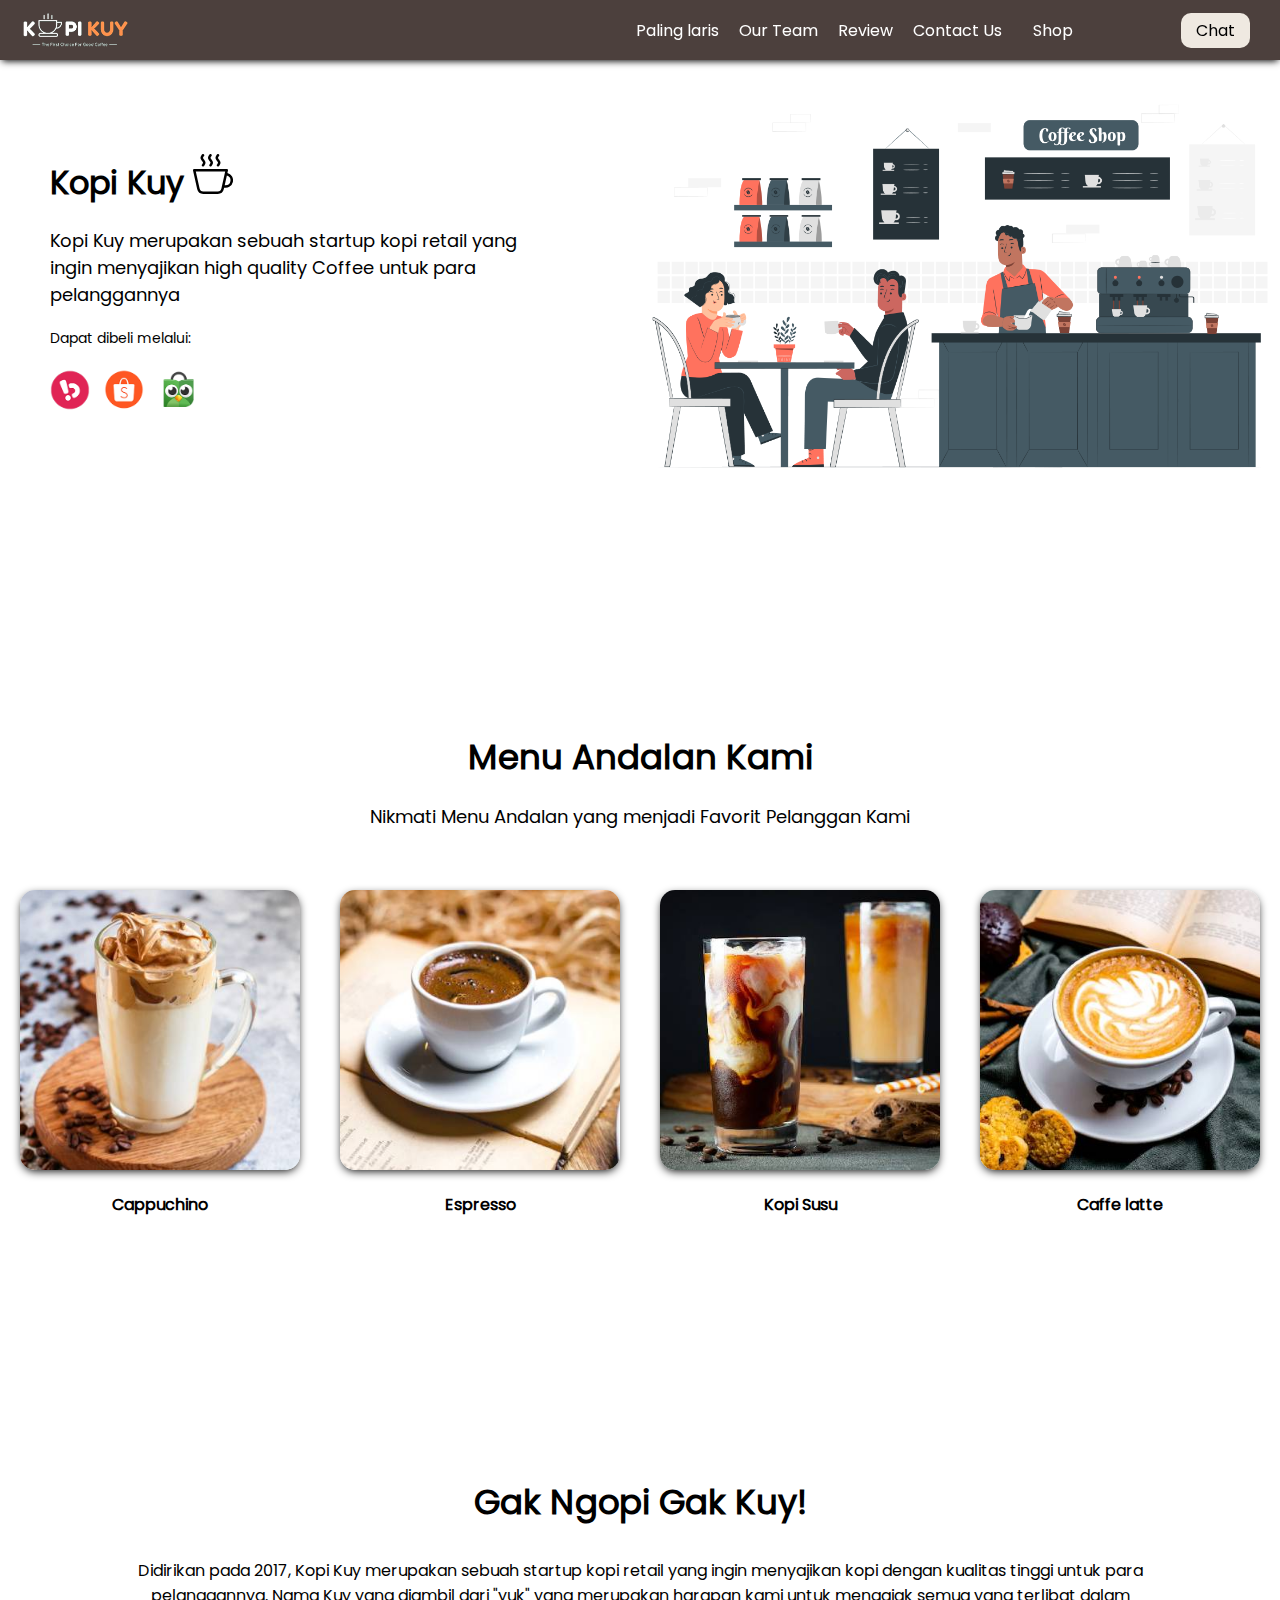
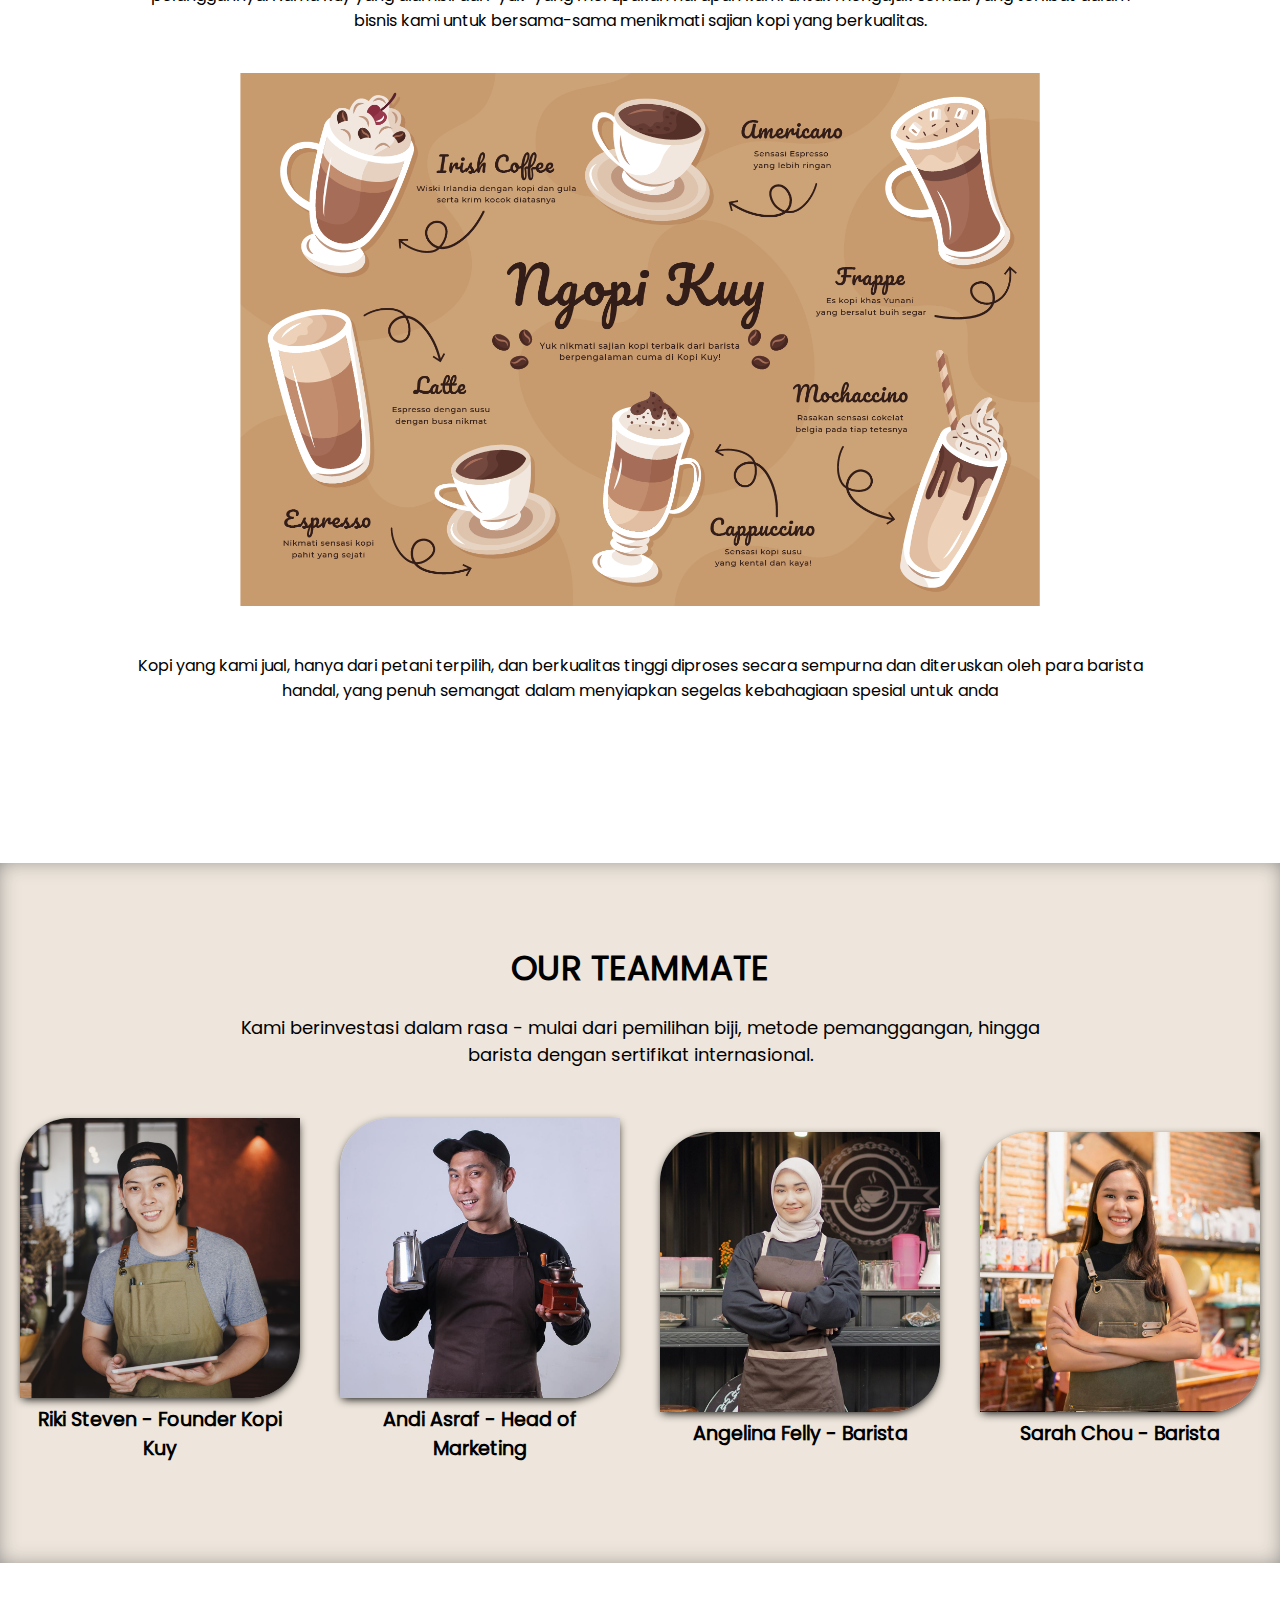
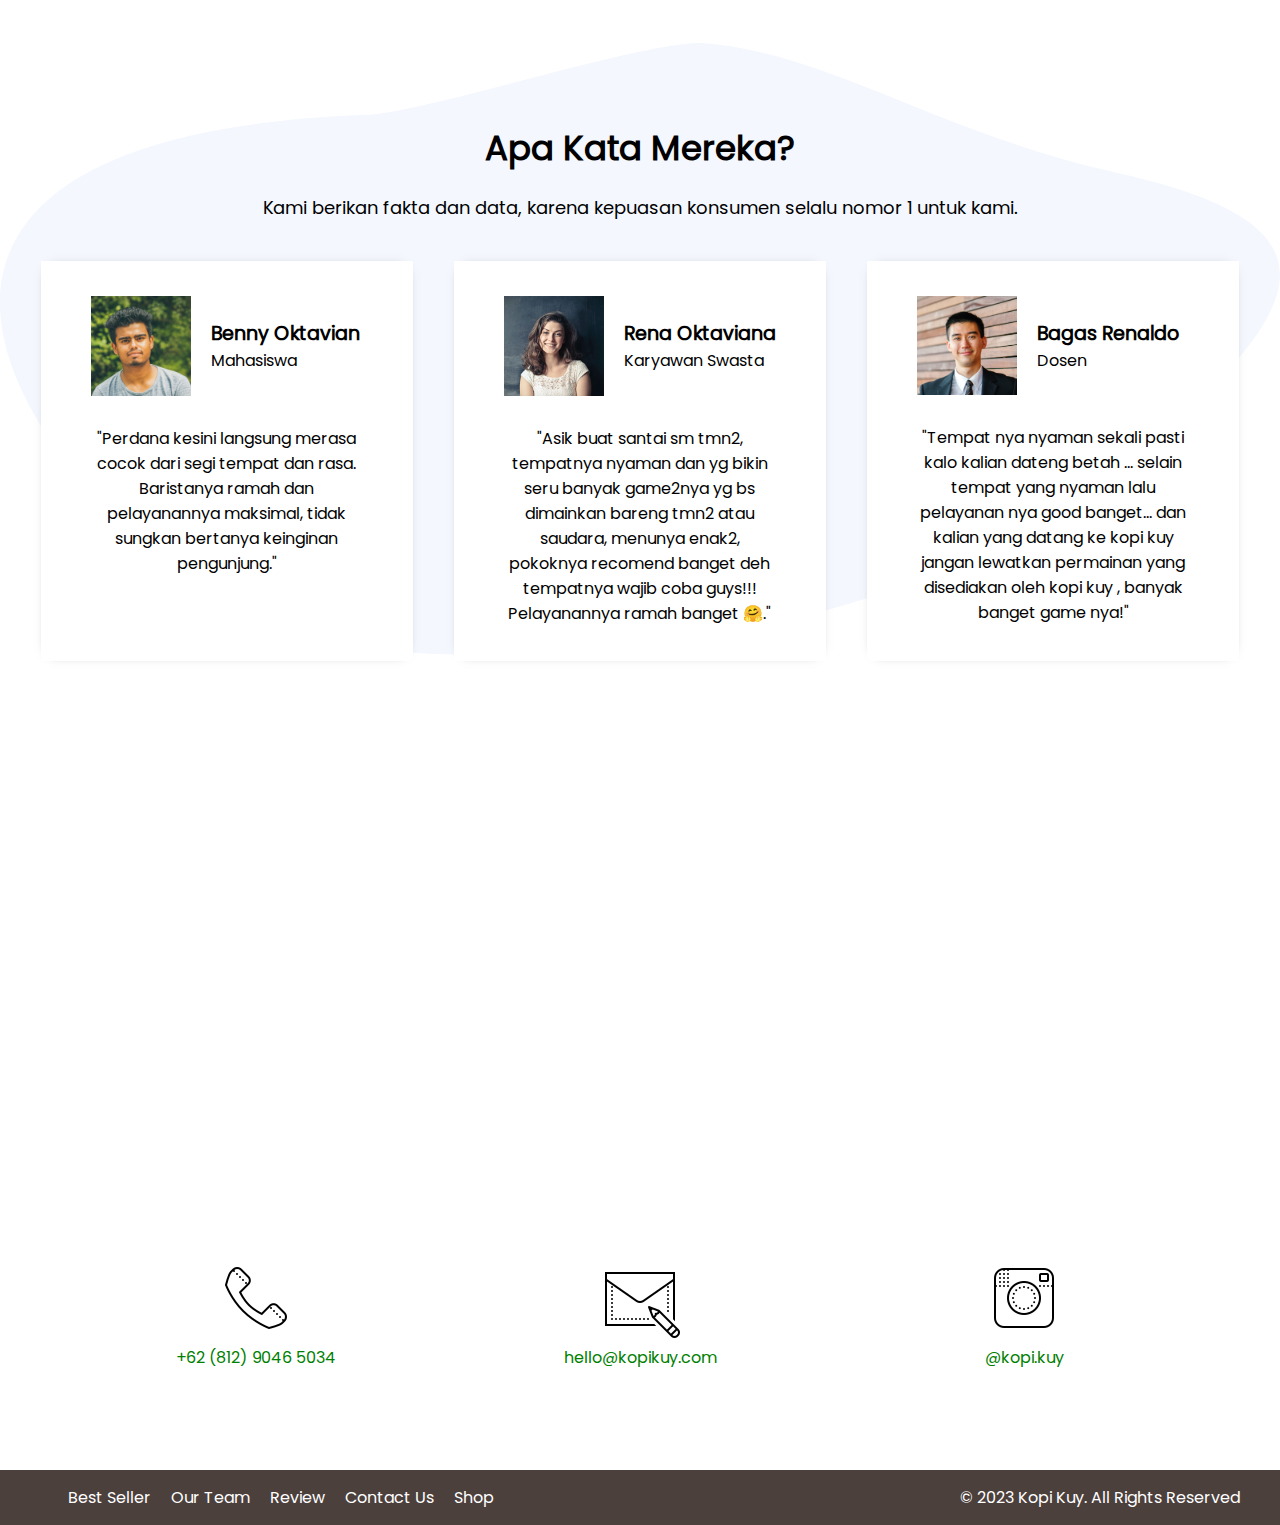
<file: index.html>
<!DOCTYPE html>
<html lang="id">

<head>
    <meta charset="UTF-8">
    <meta http-equiv="X-UA-Compatible" content="IE=edge">
    <meta name="viewport" content="width=device-width, initial-scale=1.0">
    <link rel="shortcut icon" href="images/favicon.ico" type="image/x-icon">
    <title>Website Kopi Kuy</title>
    <link rel="stylesheet" href="css/style.css">
</head>

<body>
    <nav>
        <div class="baris">
            <img class="logo" src="images/logo/logo_kuy.png">
            <div class="navigasi">
                <a href="#best-seller">Paling laris</a>
                <a href="#our-team">Our Team</a>
                <a href="#review">Review</a>
                <a href="#contact-us">Contact Us</a>
            </div>
            <a class="shop" href="produk.html">Shop</a>
            <a class="chat" href="https://wa.me/nomor_hp_anda_pakai_62" target="_blank">Chat</a>
        </div>
    </nav>

    <!--Tulis Kode Di Bawah Sini-->
    <header>
        <div class="baris">

            <div class="col-kiri">
                <h1 class="judul-header">
                    Kopi Kuy <img src="images/icon/icon_kopi.svg" alt="">
                </h1>
                <p class="subjudul-header">
                    Kopi Kuy merupakan sebuah startup kopi retail yang ingin menyajikan
                    high quality Coffee untuk para pelanggannya
                </p>
                <p class="dapat-dibeli">
                    Dapat dibeli melalui:
                </p>
                <div class="olshop">
                    <img src="images/logo/logo_bukalapak.png" alt="">
                    <img src="images/logo/logo_shopee.png" alt="">
                    <img src="images/logo/logo_tokopedia.png" alt="">
                </div>

            </div>

            <img src="images/header/header3.png" alt="" class="col-kanan">

        </div>
    </header>

    <section class="best seller">
        <h2 class="judul-best-seller">Menu Andalan Kami</h2>
        <p class="subjudul-best-seller">
            Nikmati Menu Andalan yang menjadi Favorit Pelanggan Kami
        </p>
        <div class="baris">
            <div class="col-produk">
                <img src="images/produk/product_capuchino.jpg">
                <p class="nama-produk">Cappuchino</p>
            </div>
            <div class="col-produk">
                <img src="images/produk/product_espresso.jpg">
                <p class="nama-produk">Espresso</p>
            </div>
            <div class="col-produk">
                <img src="images/produk/product_kopi_susu.jpg">
                <p class="nama-produk">Kopi Susu</p>
            </div>
            <div class="col-produk">
                <img src="images/produk/product_latte.jpg">
                <p class="nama-produk">Caffe latte</p>
            </div>
        </div>
    </section>

    <section class="about-us">
        <h2 class="judul-about-us"> Gak Ngopi Gak Kuy!</h2>
        <p class="tentang-about-us">Didirikan pada 2017, Kopi Kuy merupakan sebuah startup kopi retail
            yang ingin menyajikan kopi dengan kualitas tinggi untuk para pelanggannya.
            Nama Kuy yang diambil dari "yuk" yang merupakan harapan kami untuk mengajak semua
            yang terlibat dalam bisnis kami untuk bersama-sama menikmati sajian kopi yang berkualitas.</p>
        <img src="images/aset_kopi_jumbo.png" alt="" srcset="">
        <p class="penjelasan-about-us">Kopi yang kami jual, hanya dari petani terpilih, dan berkualitas tinggi diproses
            secara sempurna dan diteruskan oleh para barista handal, yang penuh semangat
            dalam menyiapkan segelas kebahagiaan spesial untuk anda</p>
    </section>

    <section class="our-team">
        <h2 class="judul-team">OUR TEAMMATE</h2>
        <P class="subjudul-team">Kami berinvestasi dalam rasa - mulai dari pemilihan biji, metode pemanggangan,
            hingga barista dengan sertifikat internasional.</P>
        <div class="baris">
            <div class="col-team">
                <img src="images/team/team1.jpg">
                <h3>Riki Steven - Founder Kopi Kuy</h3>
            </div>
            <div class="col-team">
                <img src="images/team/team2.jpg">
                <h3>Andi Asraf - Head of Marketing</h3>
            </div>
            <div class="col-team">
                <img src="images/team/team3.jpg">
                <h3>Angelina Felly - Barista</h3>
            </div>
            <div class="col-team">
                <img src="images/team/team4.jpg">
                <h3> Sarah Chou - Barista</h3>
            </div>
        </div>
    </section>

    <section id="review" class="review">
        <h2 class="judul-review">Apa Kata Mereka?</h2>

        <p class="subjudul-review">Kami berikan fakta dan data, karena kepuasan konsumen selalu nomor 1 untuk kami.</p>

        <div class="baris">
            <div class="col-review">
                <div class="profile">
                    <img src="images/customer/customer1.jpg">
                    <div class="nama-profile">
                        <h3>Benny Oktavian</h3>
                        <p>Mahasiswa</p>
                    </div>
                </div>
                <p class="testimoni">"Perdana kesini langsung merasa cocok dari segi tempat dan rasa. Baristanya ramah
                    dan pelayanannya maksimal, tidak sungkan bertanya keinginan pengunjung."</p>
            </div>
            <div class="col-review">
                <div class="profile">
                    <img src="images/customer/customer2.jpg">
                    <div class="nama-profile">
                        <h3>Rena Oktaviana</h3>
                        <p>Karyawan Swasta</p>
                    </div>
                </div>
                <p class="testimoni">"Asik buat santai sm tmn2, tempatnya nyaman dan yg bikin seru banyak game2nya yg bs
                    dimainkan bareng tmn2 atau saudara, menunya enak2, pokoknya recomend banget deh
                    tempatnya wajib coba guys!!! Pelayanannya ramah banget 🤗."</p>
            </div>
            <div class="col-review">
                <div class="profile">
                    <img src="images/customer/customer3.jpg">
                    <div class="nama-profile">
                        <h3>Bagas Renaldo</h3>
                        <p>Dosen</p>
                    </div>
                </div>
                <p class="testimoni">"Tempat nya nyaman sekali pasti kalo kalian dateng betah ... selain tempat yang
                    nyaman lalu pelayanan nya good banget... dan kalian yang datang ke kopi kuy jangan
                    lewatkan permainan yang disediakan oleh kopi kuy , banyak banget game nya!"</p>
            </div>
        </div>
    </section>

    <section class="contact-us" id="contact-us">
        <iframe
            src="https://www.google.com/maps/embed?pb=!1m14!1m8!1m3!1d7932.741866032694!2d106.668581!3d-6.214715!3m2!1i1024!2i768!4f13.1!3m3!1m2!1s0x2e69f9912c7f297b%3A0xe5a3a671dae861ab!2sKopi%20kuy!5e0!3m2!1sid!2sid!4v1680617229460!5m2!1sid!2sid"
            width="100%" height="300" style="border:0;" allowfullscreen="" loading="lazy"
            referrerpolicy="no-referrer-when-downgrade"></iframe>
        <div class="baris">
            <div class="col-kontak">
                <img src="images/icon/icon_phone.png">
                <p>+62 (812) 9046 5034</p>
            </div>
            <div class="col-kontak">
                <img src="images/icon/icon_mail.png">
                <p>hello@kopikuy.com</p>
            </div>
            <div class="col-kontak">
                <img src="images/icon/icon_instagram.png">
                <a href="https://instagram.com" role="button">
                    <p>@kopi.kuy</p>
                </a>
            </div>
        </div>
    </section>

    <footer>
        <div class="baris">
            <div class="navigasi">
                <a href="#best-seller">Best Seller</a>
                <a href="#our-team">Our Team</a>
                <a href="#review">Review</a>
                <a href="#contact-us">Contact Us</a>
                <a href="produk.html">Shop</a>
            </div>
            <p class="copyright">© 2023 Kopi Kuy. All Rights Reserved</p>
        </div>
    </footer>

    <!--Kode Selesai-->
</body>

</html>
</file>
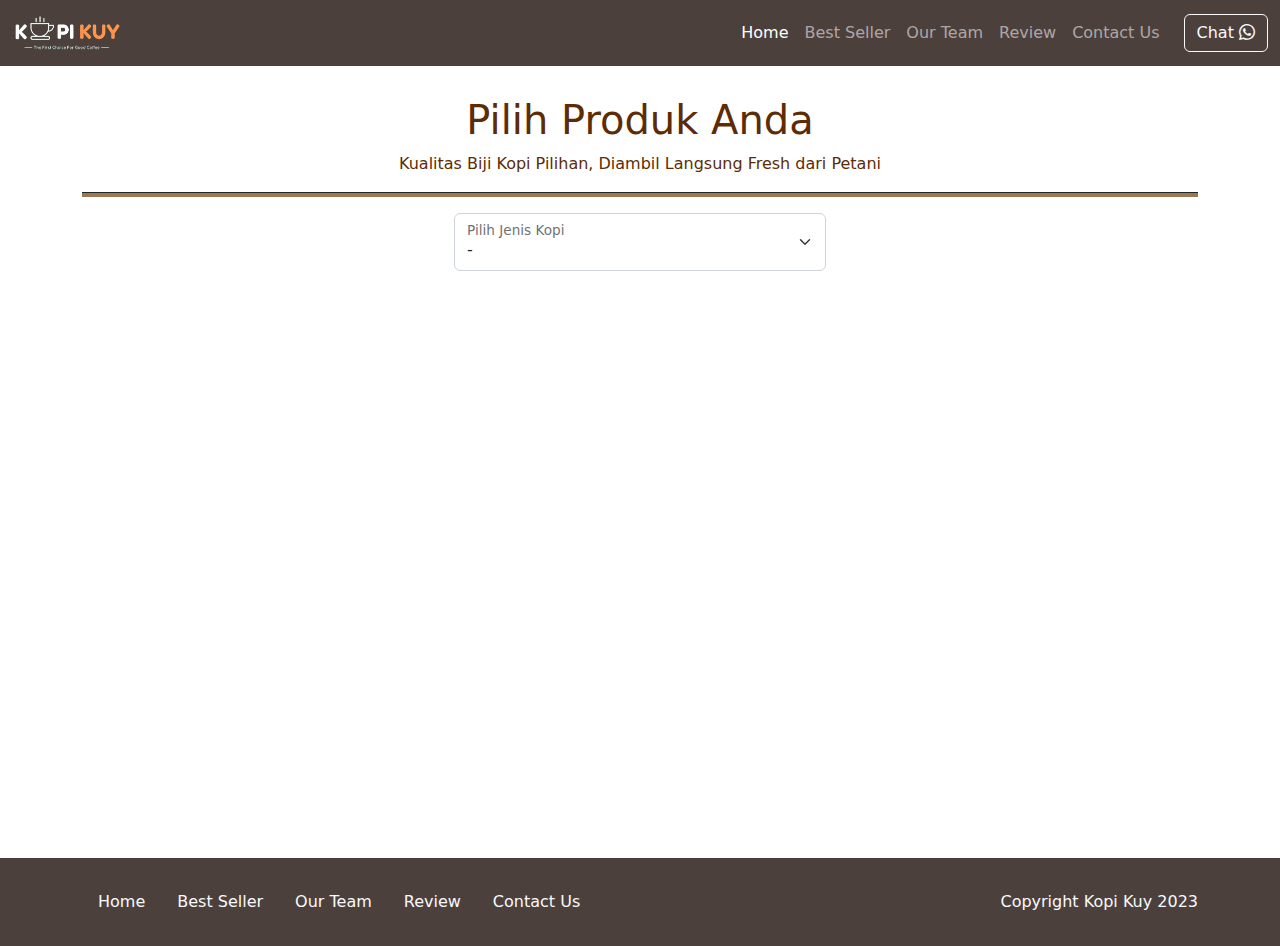
<file: produk.html>
<!DOCTYPE html>
<html lang="id">

<head>
    <meta charset="UTF-8">
    <meta http-equiv="X-UA-Compatible" content="IE=edge">
    <meta name="viewport" content="width=device-width, initial-scale=1.0">
    <link rel="shortcut icon" href="images/favicon/favicon.ico" type="image/x-icon">
    <title>Produk</title>
    <link rel="shortcut icon" href="images/favicon.ico" type="image/x-icon">
    <link rel="stylesheet" href="vendor/bootstrap/bootstrap.min.css">
    <link rel="stylesheet" href="vendor/bootstrap/bootstrap-icons.css">
    <script src="vendor/bootstrap/bootstrap.bundle.min.js"></script>

    <link rel="stylesheet" href="https://rikikurnia.com/block/vendor/rikiblock/css/riki_block.css">

    <style>
        section {
            min-height: 90vh;
        }

        .bg-coklat {
            background-color: #4c403d
        }

        .btn-color {
            background-color: #84563c;
            color: #ffff
        }

        .border-color {
            background-color: #997950;
            height: 5px;
            opacity: 100%;
        }

        body {
            background-image: url("https://images.tokopedia.net/img/cache/500-square/product-1/2020/8/25/15122354/15122354_9731938b-5028-4259-b58e-45cc943a4ced_550_550");
            background-size: 20%;
        }

        h1 {
            color: #5e2c04;
        }

        p {
            color: #5e2c04;
        }

        .card img {
            height: 200px;
            object-fit: cover;
        }
    </style>
    <script src="js/jquery-3.6.3.min.js"></script>
</head>

<body>
    <!-- Tulis Kode Bootstrap Di Bawah Sini -->
    <div style="background-image: url('https://www.website.com/images/image_background.jpg');">
    </div>
    <nav class="navbar navbar-expand-lg bg-coklat navbar-dark w-100 fixed-top">
        <div class="container-fluid">
            <a class="navbar-brand" href="#">
                <img class="logo" src="images/logo/logo_kuy.png" height="40">
            </a>
            <button class="navbar-toggler" type="button" data-bs-toggle="collapse"
                data-bs-target="#navbarSupportedContent" aria-controls="navbarSupportedContent" aria-expanded="false"
                aria-label="Toggle navigation">
                <span class="navbar-toggler-icon"></span>
            </button>
            <div class="collapse navbar-collapse" id="navbarSupportedContent">
                <ul class="navbar-nav ms-auto me-3 mb-2 mb-lg-0">
                    <li class="nav-item">
                        <a class="nav-link active" aria-current="page" href="index.html">Home</a>
                    </li>
                    <li class="nav-item">
                        <a class="nav-link" href="index.html#best-seller">Best Seller</a>
                    </li>
                    <li class="nav-item">
                        <a class="nav-link" href="index.html#our-team">Our Team</a>
                    </li>
                    <li class="nav-item">
                        <a class="nav-link" href="index.html#review">Review</a>
                    </li>
                    <li class="nav-item">
                        <a class="nav-link" href="index.html#contact-us">Contact Us</a>
                    </li>
                </ul>
                <a class="btn btn-outline-light" href="https://wa.me/6281290465034" target="_blank">Chat <i
                        class="bi bi-whatsapp"></i></a>

            </div>
        </div>
    </nav>
    <section class="produk mt-5 pt-5 text-center">
        <div class="container">
            <h1>Pilih Produk Anda</h1>
            <p>Kualitas Biji Kopi Pilihan, Diambil Langsung Fresh dari Petani</p>
            <hr class="border-color">
            <div class="form-floating col-md-4 m-auto">
                <select class="form-select" id="select_kopi">
                    <option selected disabled>-</option>
                    <option value="arabica">Arabica</option>
                    <option value="robusta">Robusta</option>
                    <option value="kopisusu">Kopi Susu</option>
                    <option value="latte">Latte</option>
                </select>
                <label for="select_kopi">Pilih Jenis Kopi</label>
            </div>
            <div id="baris_produk" class="row row-cols-1 row-cols-sm-2 row-cols-md-3 row-cols-lg-4 my-4">
            </div>


        </div>
    </section>
    <footer class="bg-coklat py-4">
        <div class="container">
            <div class="row align-items-center">
                <div class="col-md-8">
                    <ul class="nav">
                        <li class="nav-item">
                            <a class="nav-link link-light active" aria-current="page" href="index.html">Home</a>
                        </li>
                        <li class="nav-item">
                            <a class="nav-link link-light" href="index.html#best-seller">Best Seller</a>
                        </li>
                        <li class="nav-item">
                            <a class="nav-link link-light" href="index.html#our-team">Our Team</a>
                        </li>
                        <li class="nav-item">
                            <a class="nav-link link-light" href="index.html#review">Review</a>
                        </li>
                        <li class="nav-item">
                            <a class="nav-link link-light" href="index.html#contact-us">Contact Us</a>
                        </li>
                    </ul>
                </div>
                <div class="col-md-4 text-light text-end">
                    Copyright Kopi Kuy 2023
                </div>
            </div>
        </div>
    </footer>

    <script>
        <!--Tulis Javascrip Di bawah Sini-->
        var sumber = "https://rikikurnia.com/prakerja/api/kopi"
        var sumber2 = "data.json"

        select_kopi.onchange = function () {
            var dipilih = select_kopi.value
            console.log(dipilih)

            var template = ""

            $.getJSON(sumber2).then(function (data) {
                var data_kopi = data[dipilih]
                console.log(data_kopi)

                data_kopi.forEach(item => {
                    template += `<div class="col mb-4">
        <div class="card">
            <img src="${item.foto}" class="card-img-top" alt="...">
            <div class="card-body">
                <h5 class="card-title">${item.nama}</h5>
                <div class="row keterangan my-4">
                    <div class="col">
                        ${item.size}
                    </div>
                    <div class="col">
                        ${item.harga}
                    </div>
                </div>
                <a href="${item.link}" class="btn btn-color w-100">Beli</a>
            </div>
        </div>
    </div>`
                })

                baris_produk.innerHTML = template

            })
        }
    </script>
</body>

</html>
</file>
<file: css/style.css>
/* Pengaturan Global */

/* Mendaftarkan font ke dalam CSS, dan memberi nama family */
@font-face {
   font-family: 'Poppins';
   src: url(../fonts/poppins.woff2);
}

* {
   box-sizing: border-box;
   margin: 0;
   padding: 0;
}

html {
   /* agar scroll ketika klik pada navigasi menjadi halus */
   scroll-behavior: smooth;
}

body {
   /* mendaftarkan semua teks pada body menjadi family Poppins */
   font-family: 'Poppins';
}

a {
   /* menghilangkan garis bawah pada link */
   text-decoration: none;

   /* menghilangkan warna bawaan pada link */
   color: unset;
}

h2 {
   /* mengatur ukuran huruf ke 34 pixel */
   font-size: 34px;
}

h3 {
   /* mengatur ukuran huruf ke 1.2rem */
   font-size: 1.2rem;
}

h1,
h2,
h3 {
   /* mengatur tebal huruf */
   font-weight: bold;
}

img {
   /* 
      mengatur agar semua elemen img memiliki panjang maksimal 100% agar
      tidak besar gambar tidak melebihi layar ataupun pembungkus
   */
   max-width: 100%;
}

/* Navigasi */

nav {
   /* background-color mengatur warna latar belakang */
   background-color: red;

   /* penulisan 2 background-color seperti ini akan mengabaikan penulisan sebelumnya */
   background-color: #4c403d;

   /* box-shadow membuat efek bayangan */
   box-shadow: 0 3px 7px -2px #000;

   /* width mengatur panjang elemen */
   width: 100%;
   padding-top: 10px;
   padding-bottom: 10px;

   /* position mengatur posisi elemen, static untuk biasa, fixed untuk efek menempel */
   position: fixed;

   /* Nilai z-index semakin besar, maka elemen akan semakin di depan */
   z-index: 500;
}

/* 
   PERHATIKAN bahwa dalam mengatur elemen, nama elemen langsung ditulis
   sedangkan untuk mengatur class, dibutuhkan tanda titik (.) terlebih dulu
   img {} berarti elemen dengan tag img, 
   sedangkan .img artinya elemen dengan kelas img   
*/

.baris {
   /* 
      display: flex memiliki pengaturan yang dapat mengatur agar elemen
      di dalamnya memiliki ukuran yang fleksibel
   */
   display: flex;

   /* 
      align-items: center mengatur elemen di dalamnya rata tengah vertikal
   */
   align-items: center;

   /* 
      justify-content: center mengatur elemen di dalamnya rata tengah horizontal
   */
   justify-content: center;

   /* 
      flex-wrap: wrap mengatur agar jika panjang elemen berlebih, maka elemen
      akan otomatis diletakan di baris baru
   */
   flex-wrap: wrap;
}

section {
   /* text-align mengatur rata tulisan, bisa bernilai: left, right, center, justify */
   text-align: center;
}

.logo {
   /* height mengatur tinggi elemen */
   height: 40px;
   margin-left: 20px;
}

.navigasi {
   margin-left: auto;
   margin-right: 15px;
}

.navigasi a,
.shop {
   color: #fff;
   padding-left: 8px;
   padding-right: 8px;
}

.shop {
   margin-right: 100px;
}

.chat {
   margin-right: 30px;
   background-color: #efe9e1;
   color: #000;
   padding-top: 5px;
   padding-right: 15px;
   padding-bottom: 5px;
   padding-left: 15px;
   border-radius: 10px;
}


/* HEADER */


header,
section {
   /*
    padding mengatur jarak ke dalam
    pada padding dan margin ditambahkan top / right / bottom / top 
    untuk mengatur jarak masing-masing 
   */
   padding-top: 80px;
   padding-bottom: 80px;

   /* margin mengatur jarak ke luar */
   margin-bottom: 80px;
}

/* penulisan CSS dapat digabung dengan beberapa elemen */
.col-kiri,
.col-kanan {
   /* width mengatur panjang elemen. 50% artinya setengah ukuran pembungkus */
   width: 50%;
}

.col-kiri {
   padding-left: 50px;
   padding-right: 120px;
}

.judul-header {
   margin-bottom: 20px;
}

.subjudul-header {
   /* font-size digunakan untuk mengatur ukuran huruf */
   font-size: 18px;
}

.dapat-dibeli {
   margin-top: 20px;
   margin-bottom: 20px;
   font-size: 14px;
}

.olshop img {
   width: 40px;

   /* height digunakan untuk mengatur tinggi elemen */
   height: auto;
   margin-right: 10px;
}

/* Best Seller */

.best-seller {
   position: relative;

   /* background-color mengatur warna latar belakang elemen */
   background-color: #EEE6DC;
}

/* 
terkait position, after, dan before memerlukan pemahaman mendalam
terkait layout pada CSS untuk dapat memahami secara penuh 
*/

.best-seller::before,
.best-seller::after {
   position: absolute;
   content: "";
   width: 100%;
   height: 76px;

   /* background-image untuk menambahkan gambar sebagai background */
   background-image: url(../images/garis-atas.png);

   /*background-size agar gambar latar menyesuaikan tinggi / panjang elemen */
   background-size: cover;

   top: -60px;
   left: 0;
}

.best-seller::after {
   height: 60px;
   background-image: url(../images/garis-bawah.png);
   top: unset;
   bottom: -60px;
}

.judul-best-seller {
   margin-bottom: 20px;
}

.subjudul-best-seller {
   font-size: 18px;
   margin-bottom: 40px;
}

.col-produk {
   /* 
      Penulisan padding dan margin seperti padding:20px ini penulisan singkat 
      yang berarti top, right, bottom, left nilainya sama, yaitu 20px 
   */
   padding: 20px;
   width: 25%;
}

.col-produk img {
   /* transition membuat animasi transisi dari perubahan style, 0.3s berarti 0.3 detik */
   transition: all 0.3s ease;

   /* border-radius  Membuat sudut membulat */
   border-radius: 15px;

   /* box-shadow membuat efek bayangan */
   box-shadow: 0 3px 10px -2px #000;
}

/* :hover akan dijalankan saat mouse ada di atas elemen */
.col-produk img:hover {

   /* membuat transformasi, bisa berupa scale(1.05), rotate(180deg), translateY(-50px), dsb */
   transform: scale(0.9);
   border-radius: 50%;
}

.nama-produk {
   margin-top: 15px;
   font-weight: bold;
}

/* About US */

.about-us {
   /* max-width: 80%; mengatur panjang maksimal elemen tidak boleh melebihi 80% layar */
   max-width: 80%;

   /* margin-left dan margin-right auto akan membuat posisi elemen berada di tengah */
   margin-left: auto;
   margin-right: auto;
}

.judul-about-us {
   margin-bottom: 30px;
}

/* 
   penulisan .about-us img {} berarti mengatur elemen img 
   yang ada di dalam elemen dengan kelas about-us 
   harap perhatikan .about-us dan image dipisahkan spasi
   penulisan class diawali titik (.) penulisan elemen tidak
*/
.about-us img {
   /* 
      Penulisan width: 800px dan max-width: 100% mengatur agar
      elemen memiliki panjang 800px namun tidak boleh melebihi 100% ukuran layar
   */
   width: 800px;
   max-width: 100%;
}

.tentang-about-us {
   margin-bottom: 40px;
}

.penjelasan-about-us {
   margin-top: 40px;
}

/* OUR TEAM */

.our-team {
   background-color: #EEE6DC;
   box-shadow: inset 0px 0px 23px -6px #707070;
}

.judul-team {
   margin-bottom: 20px;
}

.subjudul-team {
   margin-bottom: 30px;
   font-size: 18px;
   width: 800px;
   max-width: 90%;
   margin-left: auto;
   margin-right: auto;
}

.col-team {
   width: 25%;
   padding: 20px;
}

.col-team img {
   box-shadow: 0 3px 10px -2px #000;
   border-radius: 50px 0px 50px 0px;
}


/* REVIEW */

.review {
   background-image: url(../images/bg-review.svg);
   /* 
      background-size: contain;
      membuat gambar latar belakang tidak terpotong
   */
   background-size: contain;

   /* 
      background-repeat: no-repeat;
      membuat gambar latar belakang tidak diulang (duplikat)
   */
   background-repeat: no-repeat;
   padding-left: 20px;
   padding-right: 20px;
}

.judul-review {
   margin-bottom: 20px;
}

.subjudul-review {
   margin-bottom: 40px;
   font-size: 18px;
}

.review .baris {
   justify-content: space-around;
   /* align-items: stretch; membuat tinggi elemen di dalam .review .baris seragam */
   align-items: stretch;
}

.col-review {
   width: 30%;
   padding: 35px 50px;
   box-shadow: 0px 0px 12px -10px #000;
   background-color: #fff;
}

.profile {
   display: flex;
   margin-bottom: 30px;
   align-items: center;
}

/* mengatur elemen img yang ada di dalam class(.) profile */
.profile img {
   width: 100px;
   margin-right: 20px;
}

.profile .nama-profile {
   text-align: left;
}

/* CONTACT US */
.contact-us {
   margin-bottom: 20px;
}

.col-kontak {
   width: 30%;
   margin-top: 50px;
   /* color mengatur warna tulisan */
   color: green;
}

/* FOOTER */

footer {
   background-color: #4c403d;
   padding-top: 15px;
   padding-bottom: 15px;
   color: #fff;
   padding-right: 40px;
   padding-left: 40px;
}

footer .navigasi {
   margin-left: 20px;
   margin-right: auto;
}

/* UNTUK RESPONSIF DI BAWAH */
@media (max-width:600px) {

   .navigasi {
      display: none;
   }

   .shop {
      margin-right: 20px
   }

   .logo {
      margin-right: auto;
   }

   .col-kiri {
      width: 100%;
      text-align: center;
      padding: 20px;
   }

   .col-kanan {
      width: 100%;
   }

   .col-produk,
   .col-team {
      width: 50%
   }

   .col-review {
      width: 100%;
      margin-bottom: 30px;
   }

   .col-kontak {
      width: 50%;
   }

}
</file>
